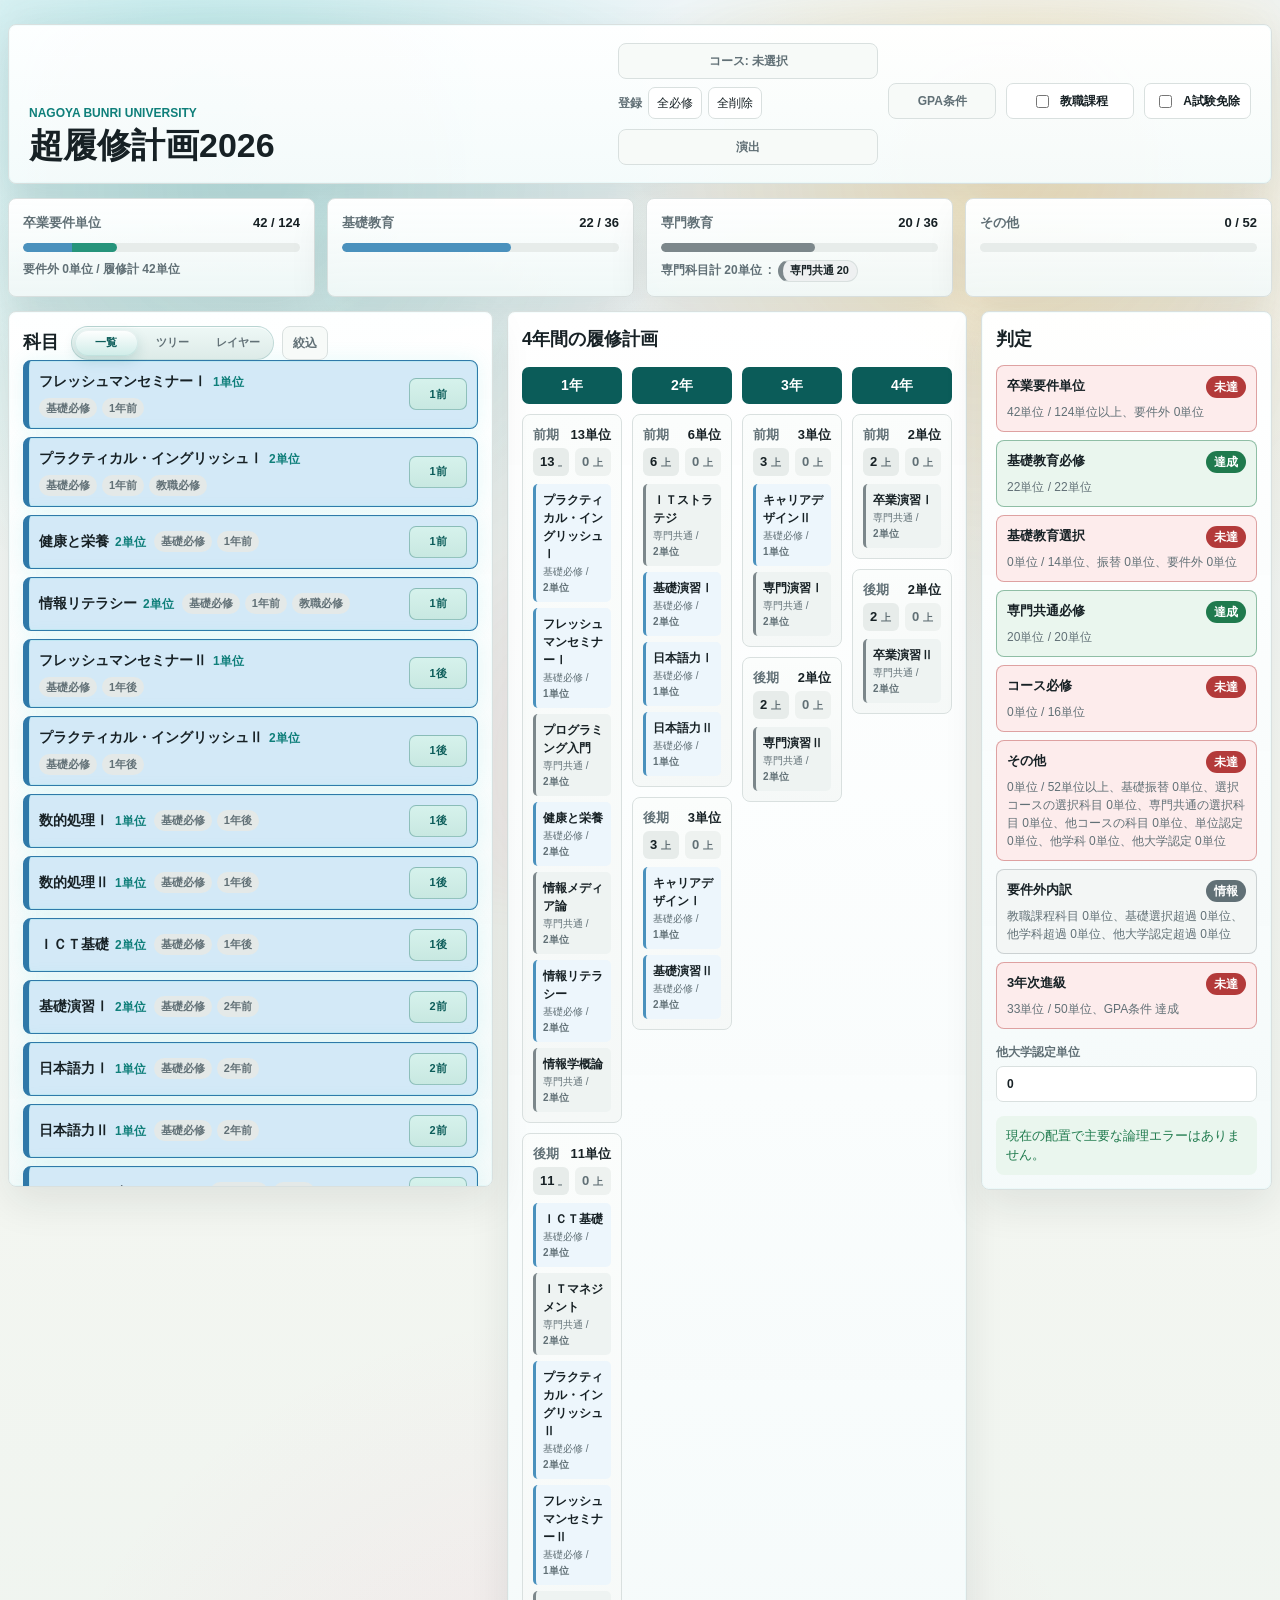
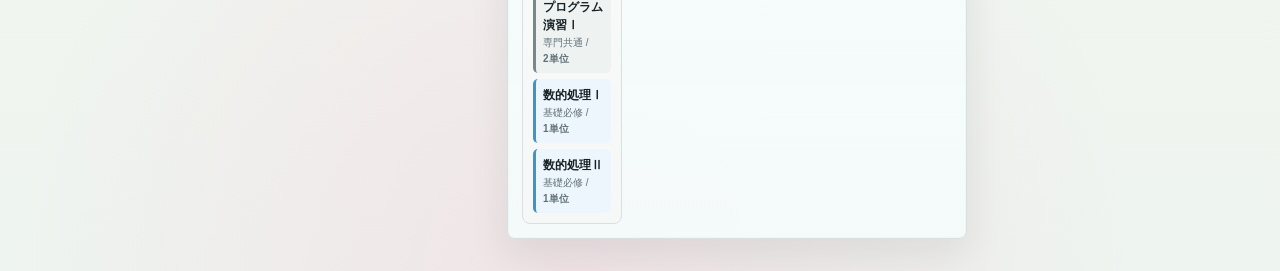
<file: index.html>
<!doctype html>
<html lang="ja">
  <head>
    <meta charset="utf-8">
    <meta name="viewport" content="width=device-width, initial-scale=1">
    <title>超履修計画2026</title>
    <link rel="stylesheet" href="styles.css?v=1.05-a-exam-exemption-20260706">
  </head>
  <body>
    <div id="fxLayer" aria-hidden="true"></div>
    <main class="app-shell">
      <section class="topbar" aria-label="設定">
        <div>
          <p class="eyebrow">Nagoya Bunri University</p>
          <h1>超履修計画2026</h1>
        </div>
        <div class="controls">
          <div class="menu-control course-menu-control">
            <button id="courseMenuToggle" class="tree-option filter-toggle" type="button" aria-expanded="false" aria-controls="courseMenu">コース: 未選択</button>
            <div id="courseMenu" class="settings-menu course-selection-menu" hidden></div>
            <div class="course-actions">
              <span class="course-actions-label">登録</span>
              <button id="autoFillButton" type="button" onpointerdown="window.hctAutoFillButton && window.hctAutoFillButton(event)" onclick="window.hctAutoFillButton && window.hctAutoFillButton(event)">全必修</button>
              <button id="clearButton" type="button" onpointerdown="window.hctClearButton && window.hctClearButton(event)" onclick="window.hctClearButton && window.hctClearButton(event)">全削除</button>
            </div>
          </div>
          <div class="menu-control gpa-menu-control">
            <button id="gpaMenuToggle" class="tree-option filter-toggle" type="button" aria-expanded="false" aria-controls="gpaMenu">GPA条件</button>
            <div id="gpaMenu" class="settings-menu gpa-menu" hidden>
              <label>
                通算GPA条件
                <select id="gpaInput">
                  <option value="0.9">1.0未満</option>
                  <option value="1" selected>1.0以上2.0未満</option>
                  <option value="2">2.0以上3.7未満</option>
                  <option value="3.7">3.7以上</option>
                </select>
              </label>
              <label>
                2年次GPA条件
                <select id="secondYearGpaInput">
                  <option value="0.9">1.0未満</option>
                  <option value="1" selected>1.0以上2.0未満</option>
                  <option value="2">2.0以上3.7未満</option>
                  <option value="3.7">3.7以上</option>
                </select>
              </label>
            </div>
          </div>
          <label class="switch">
            <input id="teacherToggle" type="checkbox">
            <span>教職課程</span>
          </label>
          <label class="switch">
            <input id="aExamToggle" type="checkbox">
            <span>A試験免除</span>
          </label>
          <div class="menu-control effects-menu-control">
            <button id="effectsToggle" class="tree-option filter-toggle" type="button" aria-expanded="false" aria-controls="effectsMenu">演出</button>
            <div id="effectsMenu" class="settings-menu effects-menu" hidden>
              <label class="switch audio-switch">
                <input id="fxToggle" type="checkbox" checked>
                <span>SE</span>
              </label>
              <label class="switch audio-switch">
                <input id="animationToggle" type="checkbox" checked>
                <span>アニメ</span>
              </label>
              <label class="switch audio-switch">
                <input id="bgmToggle" type="checkbox" checked>
                <span>BGM</span>
              </label>
              <label class="switch audio-switch">
                <input id="bgmRollToggle" type="checkbox">
                <span>ロール</span>
              </label>
            </div>
          </div>
        </div>
      </section>

      <section id="bgmRollPanel" class="bgm-roll-panel" aria-label="BGMピアノロール" hidden>
        <div class="bgm-roll-head">
          <h2>BGM</h2>
          <div class="bgm-roll-stats">
            <span id="bgmRollCourse">未選択</span>
            <span id="bgmRollTempo">112 BPM</span>
            <span id="bgmRollArrange">微調整 0</span>
            <span id="bgmRollRadical">外れ値 0</span>
          </div>
        </div>
        <div class="bgm-roll-controls" aria-label="BGM生成設定">
          <label>
            <span>Arrange</span>
            <input id="bgmSeedInput" type="number" min="0" max="999999" step="1" value="0">
            <button id="bgmSeedRandomButton" type="button" title="アレンジSeedをランダムに設定">乱数</button>
          </label>
          <label>
            <span>Melody</span>
            <input id="bgmMelodySeedInput" type="number" min="0" max="999999" step="1" value="0">
            <button id="bgmMelodySeedRandomButton" type="button" title="メロディSeedをランダムに設定">乱数</button>
          </label>
          <label>
            <span>BPM</span>
            <input id="bgmBpmInput" type="range" min="70" max="170" step="1" value="112">
            <output id="bgmBpmOutput">112</output>
          </label>
        </div>
        <div class="bgm-roll-legend" aria-hidden="true">
          <span class="legend-base">通常</span>
          <span class="legend-subtle">微調整</span>
          <span class="legend-radical">外れ値</span>
        </div>
        <div id="bgmRollGrid" class="bgm-roll-grid"></div>
      </section>

      <section class="summary-grid" aria-label="卒業要件">
        <article class="meter-card">
          <div class="meter-head">
            <span>卒業要件単位</span>
            <strong id="totalCredits">0 / 124</strong>
          </div>
          <div class="meter"><span id="totalMeter"></span></div>
          <div class="meter-detail" id="totalDetail">要件外 0単位</div>
        </article>
        <article class="meter-card">
          <div class="meter-head">
            <span>基礎教育</span>
            <strong id="basicCredits">0 / 36</strong>
          </div>
          <div class="meter"><span id="basicMeter"></span></div>
        </article>
        <article class="meter-card">
          <div class="meter-head">
            <span>専門教育</span>
            <strong id="professionalCredits">0 / 36</strong>
          </div>
          <div class="meter"><span id="professionalMeter"></span></div>
          <div class="meter-detail" id="professionalDetail">専門科目計 0単位</div>
        </article>
        <article class="meter-card">
          <div class="meter-head">
            <span>その他</span>
            <strong id="otherCredits">0 / 52</strong>
          </div>
          <div class="meter"><span id="otherMeter"></span></div>
        </article>
      </section>

      <section class="workspace">
        <aside class="catalog-panel" aria-label="科目一覧">
          <div class="panel-head">
            <h2>科目</h2>
            <div class="catalog-tools">
              <div class="view-mode-tabs" role="group" aria-label="表示モード">
                <button class="view-mode-tab" type="button" data-view-mode="list">一覧</button>
                <button class="view-mode-tab" type="button" data-view-mode="tree">ツリー</button>
                <button class="view-mode-tab" type="button" data-view-mode="layer">レイヤー</button>
              </div>
              <button id="filterToggle" class="tree-option filter-toggle" type="button" aria-expanded="false" aria-controls="catalogFilters">絞込</button>
              <label id="treeCodeToggleWrap" class="tree-option" hidden>
                <input id="treeCodeToggle" type="checkbox">
                <span>番号</span>
              </label>
              <label id="treeMetaToggleWrap" class="tree-option" hidden>
                <input id="treeMetaToggle" type="checkbox">
                <span>補足</span>
              </label>
              <div id="catalogFilters" class="catalog-filters" aria-label="科目表示フィルタ" hidden>
                <fieldset>
                  <legend>絞込</legend>
                  <label><input class="year-filter" type="checkbox" value="1" checked>1年</label>
                  <label><input class="year-filter" type="checkbox" value="2" checked>2年</label>
                  <label><input class="year-filter" type="checkbox" value="3" checked>3年</label>
                  <label><input class="year-filter" type="checkbox" value="4" checked>4年</label>
                  <label><input class="term-filter" type="checkbox" value="前" checked>前期</label>
                  <label><input class="term-filter" type="checkbox" value="後" checked>後期</label>
                  <label><input class="category-filter" type="checkbox" value="basicRequired" checked>基礎教育必修</label>
                  <label><input class="category-filter" type="checkbox" value="basicElective" checked>基礎教育選択</label>
                  <label><input class="category-filter" type="checkbox" value="commonRequired" checked>専門教育コース共通必修</label>
                  <label><input class="category-filter" type="checkbox" value="courseRequired" checked>専門教育コース必修</label>
                  <label><input class="category-filter" type="checkbox" value="specializedElective" checked>専門教育選択</label>
                  <label><input class="category-filter" type="checkbox" value="otherDept">他学科履修</label>
                  <label><input class="category-filter" type="checkbox" value="teacher">教職課程に関する科目</label>
                </fieldset>
              </div>
            </div>
          </div>
          <div id="catalogList" class="catalog-list"></div>
          <div id="treeView" class="tree-view catalog-tree" hidden></div>
        </aside>

        <section class="plan-panel" aria-label="4年間の履修計画">
          <div class="plan-head">
            <h2>4年間の履修計画</h2>
          </div>
          <div id="planGrid" class="plan-grid"></div>
        </section>

        <aside class="status-panel" aria-label="判定">
          <h2>判定</h2>
          <div id="requirementsList" class="requirements"></div>
          <label class="manual-credits">
            他大学認定単位
            <input id="manualOtherInput" type="number" min="0" max="30" step="1" value="0">
          </label>
          <div id="alertsList" class="alerts"></div>
        </aside>
      </section>
    </main>

    <script src="app.js?v=1.05-a-exam-exemption-20260706"></script>
  </body>
</html>
</file>
<file: styles.css>
:root {
  color-scheme: light;
  --bg: #eef1f4;
  --surface: #ffffff;
  --surface-strong: #eef6f8;
  --ink: #172125;
  --muted: #617076;
  --line: #d9e0df;
  --brand: #0f7f7a;
  --brand-dark: #0b5c59;
  --accent: #ef7d2d;
  --ok: #1f7a4d;
  --warn: #b45a18;
  --bad: #b33a3a;
  --neon-cyan: #42d7d2;
  --neon-amber: #ffb64c;
  --neon-pink: #ff6ca8;
  --shadow: 0 16px 40px rgba(23, 33, 37, 0.09);
}

* {
  box-sizing: border-box;
}

body {
  margin: 0;
  position: relative;
  min-height: 100vh;
  overflow-x: hidden;
  background:
    radial-gradient(circle at 15% 5%, rgba(66, 215, 210, 0.22), transparent 24%),
    radial-gradient(circle at 82% 12%, rgba(255, 182, 76, 0.2), transparent 22%),
    radial-gradient(circle at 45% 100%, rgba(255, 108, 168, 0.12), transparent 28%),
    linear-gradient(180deg, #eef5f8 0%, #f6f7f2 42%, #eef4ef 100%);
  color: var(--ink);
  font-family: -apple-system, BlinkMacSystemFont, "Hiragino Sans", "Yu Gothic", "Yu Gothic UI", sans-serif;
  line-height: 1.5;
}

body::before,
body::after {
  content: "";
  position: fixed;
  inset: 0;
  pointer-events: none;
}

body::before {
  z-index: 0;
  background:
    radial-gradient(circle at 20% 20%, rgba(20, 108, 104, 0.12), transparent 36%),
    radial-gradient(circle at 78% 18%, rgba(225, 183, 44, 0.12), transparent 32%),
    radial-gradient(circle at 50% 85%, rgba(214, 66, 131, 0.08), transparent 28%);
  filter: blur(18px);
  animation: bgFloat 16s ease-in-out infinite alternate;
}

body::after {
  z-index: 0;
  background-image:
    linear-gradient(rgba(255, 255, 255, 0.18) 1px, transparent 1px),
    linear-gradient(90deg, rgba(255, 255, 255, 0.12) 1px, transparent 1px);
  background-size: 100% 28px, 28px 100%;
  opacity: 0.28;
  mix-blend-mode: soft-light;
  animation: scanlines 10s linear infinite;
}

button,
input,
select {
  font: inherit;
}

button,
select,
input {
  border: 1px solid var(--line);
  border-radius: 7px;
  background: #fff;
  color: var(--ink);
}

button {
  min-height: 36px;
  padding: 0 12px;
  cursor: pointer;
  transition: transform 160ms ease, box-shadow 160ms ease, border-color 160ms ease, background-color 160ms ease, color 160ms ease;
}

button:hover {
  border-color: var(--brand);
  transform: translateY(-1px) scale(1.01);
  box-shadow: 0 6px 16px rgba(20, 108, 104, 0.12);
}

button:active {
  transform: translateY(0) scale(0.985);
}

button:focus-visible,
input:focus-visible,
select:focus-visible {
  outline: 2px solid rgba(66, 215, 210, 0.5);
  outline-offset: 2px;
}

.app-shell {
  width: min(3200px, calc(100vw - 16px));
  margin: 0 auto;
  padding: 24px 0 32px;
  position: relative;
  z-index: 1;
}

.topbar {
  display: flex;
  align-items: end;
  justify-content: space-between;
  gap: 24px;
  padding: 18px 20px;
  border: 1px solid var(--line);
  border-radius: 8px;
  background: linear-gradient(180deg, rgba(255, 255, 255, 0.96), rgba(245, 251, 251, 0.96));
  box-shadow: var(--shadow), 0 0 0 1px rgba(66, 215, 210, 0.06) inset;
}

.eyebrow {
  margin: 0 0 4px;
  color: var(--brand);
  font-size: 12px;
  font-weight: 700;
  letter-spacing: 0;
  text-transform: uppercase;
}

h1,
h2 {
  margin: 0;
  letter-spacing: 0;
}

h1 {
  font-size: clamp(22px, 3vw, 34px);
  line-height: 1.15;
}

h2 {
  font-size: 18px;
}

.controls {
  display: grid;
  grid-template-columns: minmax(190px, 260px) minmax(92px, 108px) minmax(116px, 128px) minmax(72px, auto);
  gap: 10px;
  align-items: end;
}

.menu-control {
  position: relative;
  display: grid;
  align-content: end;
  min-width: 0;
}

.menu-control > .tree-option {
  justify-content: center;
  width: 100%;
  min-height: 36px;
}

.course-menu-control {
  gap: 8px;
}

.course-actions {
  display: grid;
  grid-template-columns: auto 1fr 1fr;
  align-items: center;
  gap: 8px;
}

.course-actions-label {
  color: var(--muted);
  font-size: 12px;
  font-weight: 800;
  white-space: nowrap;
}

.course-actions button {
  min-height: 32px;
  padding: 0 12px;
  white-space: nowrap;
}

.settings-menu {
  position: absolute;
  top: calc(100% + 6px);
  right: 0;
  z-index: 30;
  display: grid;
  gap: 8px;
  min-width: 260px;
  padding: 10px;
  border: 1px solid var(--line);
  border-radius: 8px;
  background: rgba(255, 255, 255, 0.98);
  box-shadow: var(--shadow), 0 0 0 1px rgba(66, 215, 210, 0.08) inset;
}

.settings-menu[hidden] {
  display: none !important;
}

.course-selection-menu {
  min-width: 560px;
}

.course-menu-row {
  display: grid;
  grid-template-columns: minmax(94px, 0.7fr) minmax(0, 1.7fr);
  align-items: center;
  gap: 6px;
  padding: 6px;
  border-left: 6px solid transparent;
  border-radius: 7px;
  background: #f7faf8;
}

.course-menu-course-label {
  display: inline-flex;
  align-items: center;
  gap: 6px;
  min-width: 0;
}

.course-menu-row span {
  min-width: 0;
  color: var(--ink);
  font-size: 12px;
  font-weight: 800;
}

.course-menu-swatch {
  width: 10px;
  height: 10px;
  border-radius: 999px;
  background: var(--tree-accent, var(--brand));
  box-shadow: 0 0 0 1px rgba(23, 33, 37, 0.08) inset;
  flex: 0 0 auto;
}

.course-menu-actions {
  display: grid;
  grid-template-columns: repeat(2, minmax(0, 1fr));
  gap: 6px;
  min-width: 0;
}

.course-menu-row button,
.course-menu-unselected {
  min-height: 30px;
  padding: 0 8px;
  font-size: 11px;
  line-height: 1.2;
  overflow-wrap: anywhere;
  white-space: normal;
}

.course-menu-unselected {
  display: inline-flex;
  align-items: center;
  justify-content: flex-start;
  gap: 6px;
  justify-self: stretch;
  border-left: 6px solid transparent;
}

.course-menu-row.tree-section-common,
.course-menu-unselected.tree-section-common {
  background: #eef0f1;
  border-left-color: #7c878b;
}

.course-menu-row.tree-section-system {
  background: #e3f4ef;
  border-left-color: #26947b;
}

.course-menu-row.tree-section-sound {
  background: #fff8bd;
  border-left-color: #e1b72c;
}

.course-menu-row.tree-section-design {
  background: #fde8c7;
  border-left-color: #d69332;
}

.course-menu-row.tree-section-movie {
  background: #edf7d9;
  border-left-color: #8dbd3d;
}

.effects-menu {
  min-width: 180px;
}

.gpa-menu {
  min-width: 220px;
}

.gpa-menu label {
  gap: 4px;
}

.effects-menu .switch {
  justify-content: flex-start;
}

label {
  display: grid;
  gap: 5px;
  color: var(--muted);
  font-size: 12px;
  font-weight: 700;
}

select,
input {
  min-height: 36px;
  padding: 0 10px;
}

.switch {
  display: flex;
  align-items: center;
  gap: 8px;
  justify-content: center;
  min-height: 36px;
  padding: 0 10px;
  border: 1px solid var(--line);
  border-radius: 7px;
  background: #fff;
  color: var(--ink);
  box-shadow: 0 0 0 0 rgba(0, 0, 0, 0);
  transition: transform 160ms ease, box-shadow 160ms ease, border-color 160ms ease;
}

.switch span {
  white-space: nowrap;
}

.switch:hover {
  transform: translateY(-1px);
  box-shadow: 0 8px 18px rgba(20, 108, 104, 0.1);
}

.audio-switch {
  min-width: 72px;
  justify-content: center;
  background: linear-gradient(180deg, #fff, #f2fbfb);
}

.audio-switch span {
  letter-spacing: 0.04em;
}

.switch input {
  flex: 0 0 auto;
  min-height: auto;
}

.bgm-roll-panel {
  margin-top: 12px;
  padding: 12px 14px 14px;
  border: 1px solid rgba(66, 215, 210, 0.28);
  border-radius: 8px;
  background:
    linear-gradient(180deg, rgba(255, 255, 255, 0.96), rgba(238, 248, 247, 0.94)),
    linear-gradient(90deg, rgba(66, 215, 210, 0.08), rgba(255, 182, 76, 0.08));
  box-shadow: var(--shadow), 0 0 0 1px rgba(66, 215, 210, 0.08) inset;
  overflow: hidden;
}

.bgm-roll-head {
  display: flex;
  align-items: center;
  justify-content: space-between;
  gap: 12px;
  margin-bottom: 8px;
}

.bgm-roll-head h2 {
  font-size: 16px;
}

.bgm-roll-stats,
.bgm-roll-legend {
  display: flex;
  align-items: center;
  justify-content: flex-end;
  flex-wrap: wrap;
  gap: 6px;
}

.bgm-roll-stats span,
.bgm-roll-legend span {
  display: inline-flex;
  align-items: center;
  min-height: 24px;
  padding: 0 8px;
  border: 1px solid var(--line);
  border-radius: 999px;
  background: rgba(255, 255, 255, 0.78);
  color: var(--muted);
  font-size: 11px;
  font-weight: 800;
  white-space: nowrap;
}

.bgm-roll-controls {
  display: flex;
  align-items: center;
  flex-wrap: wrap;
  gap: 8px;
  margin-bottom: 8px;
}

.bgm-roll-controls label {
  display: inline-grid;
  grid-template-columns: auto minmax(72px, 1fr) auto;
  align-items: center;
  gap: 8px;
  min-height: 30px;
  padding: 4px 8px;
  border: 1px solid var(--line);
  border-radius: 8px;
  background: rgba(255, 255, 255, 0.76);
  color: var(--muted);
  font-size: 11px;
  font-weight: 800;
}

.bgm-roll-controls input[type="number"] {
  width: 82px;
  min-height: 24px;
  padding: 0 6px;
  font-size: 12px;
}

.bgm-roll-controls button {
  min-height: 24px;
  padding: 0 8px;
  border-radius: 6px;
  font-size: 11px;
  white-space: nowrap;
}

.bgm-roll-controls input[type="range"] {
  width: 132px;
  min-height: 24px;
  padding: 0;
}

.bgm-roll-controls output {
  min-width: 32px;
  color: var(--ink);
  text-align: right;
}

.bgm-roll-legend {
  justify-content: flex-start;
  margin-bottom: 8px;
}

.bgm-roll-legend .legend-base {
  border-color: #cfdad8;
}

.bgm-roll-legend .legend-subtle {
  border-color: rgba(15, 127, 122, 0.35);
  background: rgba(66, 215, 210, 0.12);
  color: var(--brand-dark);
}

.bgm-roll-legend .legend-radical {
  border-color: rgba(179, 58, 58, 0.36);
  background: rgba(255, 108, 168, 0.13);
  color: var(--bad);
}

.bgm-roll-grid {
  display: grid;
  grid-template-columns: minmax(52px, 74px) repeat(16, minmax(22px, 1fr));
  gap: 3px;
  align-items: stretch;
  width: 100%;
  min-width: 0;
}

.bgm-roll-label,
.bgm-roll-step,
.bgm-roll-cell {
  min-height: 25px;
  border-radius: 5px;
  font-size: 10px;
  font-weight: 700;
  line-height: 1;
}

.bgm-roll-label {
  display: flex;
  align-items: center;
  justify-content: flex-end;
  padding: 0 7px;
  color: var(--muted);
}

.bgm-roll-step {
  display: flex;
  align-items: center;
  justify-content: center;
  border: 1px solid rgba(97, 112, 118, 0.18);
  background: rgba(255, 255, 255, 0.62);
  color: #7b888c;
}

.bgm-roll-cell {
  display: flex;
  align-items: center;
  justify-content: center;
  overflow: hidden;
  border: 1px solid rgba(97, 112, 118, 0.16);
  background: rgba(255, 255, 255, 0.54);
  color: #6c777b;
  text-align: center;
}

.bgm-roll-cell.is-active {
  border-color: rgba(15, 127, 122, 0.28);
  background: rgba(15, 127, 122, 0.1);
  color: var(--brand-dark);
}

.bgm-roll-cell.is-subtle {
  border-color: rgba(66, 215, 210, 0.62);
  background: linear-gradient(180deg, rgba(66, 215, 210, 0.28), rgba(255, 255, 255, 0.7));
  color: #075f5d;
  box-shadow: 0 0 0 1px rgba(66, 215, 210, 0.12) inset;
}

.bgm-roll-cell.is-radical {
  border-color: rgba(179, 58, 58, 0.48);
  background:
    linear-gradient(135deg, rgba(255, 108, 168, 0.3), rgba(255, 182, 76, 0.22)),
    rgba(255, 255, 255, 0.56);
  color: #8f233f;
  box-shadow: 0 0 0 1px rgba(255, 108, 168, 0.18) inset, 0 0 12px rgba(255, 108, 168, 0.12);
}

.bgm-roll-cell.is-empty {
  color: transparent;
  background: rgba(245, 249, 248, 0.52);
}

.summary-grid {
  display: grid;
  grid-template-columns: repeat(4, minmax(0, 1fr));
  gap: 12px;
  margin: 14px 0;
}

.meter-card {
  padding: 14px;
  border: 1px solid var(--line);
  border-radius: 8px;
  background: linear-gradient(180deg, rgba(255, 255, 255, 0.98), rgba(240, 248, 247, 0.94));
  box-shadow: var(--shadow);
}

.meter-head {
  display: flex;
  justify-content: space-between;
  gap: 10px;
  margin-bottom: 10px;
  color: var(--muted);
  font-size: 13px;
  font-weight: 700;
}

.meter-head strong {
  color: var(--ink);
}

.meter {
  height: 9px;
  overflow: hidden;
  border-radius: 999px;
  background: #e7ecea;
}

.meter-fill {
  display: flex;
  width: 100%;
  height: 100%;
  transition: width 160ms ease;
}

.meter-segment {
  position: relative;
  display: block;
  height: 100%;
  min-width: 2px;
  overflow: hidden;
  transition: width 560ms cubic-bezier(0.16, 0.82, 0.24, 1), filter 360ms ease;
  will-change: width;
}

.meter-segment.is-growing {
  filter: saturate(1.18) brightness(1.05);
}

.meter-segment.is-growing::after {
  content: "";
  position: absolute;
  inset: 0;
  background: linear-gradient(90deg, transparent, rgba(255, 255, 255, 0.62), transparent);
  transform: translateX(-120%);
  animation: meterSegmentShine 680ms cubic-bezier(0.16, 0.82, 0.24, 1) both;
}

.meter-segment.is-shrinking {
  filter: saturate(0.9) brightness(0.98);
}

.meter-segment.is-shrinking::after {
  content: "";
  position: absolute;
  inset: 0;
  background: linear-gradient(90deg, transparent, rgba(29, 48, 50, 0.2), rgba(255, 255, 255, 0.48), transparent);
  transform: translateX(120%);
  animation: meterSegmentRecede 680ms cubic-bezier(0.24, 0.72, 0.2, 1) both;
}

.meter-segment:first-child {
  border-radius: 999px 0 0 999px;
}

.meter-segment:last-child {
  border-radius: 0 999px 999px 0;
}

.meter-segment:only-child {
  border-radius: 999px;
}

.meter-segment-default {
  background: var(--brand);
}

.meter-segment-basic {
  background: #4a91bd;
}

.meter-segment-professional {
  background: #26947b;
}

.meter-segment-other {
  background: #b5a052;
}

.meter-segment-basic-required {
  background: #4a91bd;
}

.meter-segment-basic-elective {
  background: #89b9d4;
}

.meter-segment-common {
  background: #7c878b;
}

.meter-segment-system {
  background: #26947b;
}

.meter-segment-movie {
  background: #8dbd3d;
}

.meter-segment-sound {
  background: #e1b72c;
}

.meter-segment-design {
  background: #d69332;
}

.meter-detail {
  margin-top: 8px;
  color: var(--muted);
  font-size: 12px;
  font-weight: 700;
}

#professionalDetail {
  display: flex;
  flex-wrap: wrap;
  align-items: center;
  gap: 6px;
  line-height: 1.35;
}

.professional-breakdown-title,
.professional-breakdown-separator {
  color: var(--muted);
  white-space: nowrap;
}

.professional-breakdown-parts {
  display: inline-flex;
  flex-wrap: wrap;
  gap: 6px;
}

.professional-breakdown-chip,
.professional-breakdown-empty {
  display: inline-flex;
  align-items: center;
  min-height: 22px;
  padding: 0 8px 0 7px;
  border: 1px solid var(--line);
  border-left: 5px solid transparent;
  border-radius: 999px;
  color: var(--ink);
  font-size: 11px;
  font-weight: 800;
  white-space: nowrap;
}

.professional-breakdown-empty {
  background: #f4f6f7;
  color: var(--muted);
}

.professional-breakdown-chip.tree-section-common {
  background: #eef0f1;
  border-left-color: #7c878b;
}

.professional-breakdown-chip.tree-section-system {
  background: #e3f4ef;
  border-left-color: #26947b;
}

.professional-breakdown-chip.tree-section-sound {
  background: #fff8bd;
  border-left-color: #e1b72c;
}

.professional-breakdown-chip.tree-section-design {
  background: #fde8c7;
  border-left-color: #d69332;
}

.professional-breakdown-chip.tree-section-movie {
  background: #edf7d9;
  border-left-color: #8dbd3d;
}

.workspace {
  display: grid;
  grid-template-columns: minmax(380px, 1.25fr) minmax(460px, 1fr) minmax(280px, 0.75fr);
  gap: 14px;
  align-items: start;
}

.workspace.catalog-tree-mode {
  grid-template-areas:
    "catalog catalog"
    "plan status";
  grid-template-columns: minmax(0, 1fr) minmax(320px, 0.7fr);
  align-items: start;
}

.workspace.catalog-tree-mode .catalog-panel,
.workspace.catalog-tree-mode .plan-panel,
.workspace.catalog-tree-mode .status-panel {
  width: auto;
  max-width: none;
  min-width: 0;
}

.workspace.catalog-tree-mode .catalog-panel {
  grid-area: catalog;
  position: static;
  display: flex;
  flex-direction: column;
  max-height: none;
  overflow: visible;
}

.workspace.catalog-tree-mode .plan-panel {
  grid-area: plan;
}

.workspace.catalog-tree-mode .status-panel {
  grid-area: status;
  position: static;
  max-height: none;
}

.catalog-panel,
.plan-panel,
.status-panel {
  min-width: 0;
  border: 1px solid var(--line);
  border-radius: 8px;
  background: linear-gradient(180deg, rgba(255, 255, 255, 0.98), rgba(244, 250, 250, 0.96));
  box-shadow: var(--shadow), 0 0 0 1px rgba(66, 215, 210, 0.05) inset;
}

.catalog-panel {
  position: sticky;
  top: 12px;
  max-height: calc(100vh - 24px);
  overflow: auto;
  padding: 14px;
}

.status-panel {
  padding: 14px;
}

.panel-head,
.plan-head {
  display: flex;
  align-items: center;
  justify-content: space-between;
  gap: 12px;
}

.catalog-panel .panel-head {
  justify-content: flex-start;
  flex-wrap: wrap;
}

.panel-head select {
  width: 132px;
}

.catalog-tools {
  display: flex;
  align-items: center;
  justify-content: flex-start;
  flex-wrap: wrap;
  gap: 8px;
}

.filter-toggle {
  background: #f7faf8;
  color: var(--muted);
  font-size: 12px;
  font-weight: 800;
}

.filter-toggle[aria-expanded="true"] {
  border-color: rgba(20, 108, 104, 0.3);
  background: #e1f0ed;
  color: var(--brand-dark);
}

.tree-option {
  display: inline-flex;
  align-items: center;
  gap: 5px;
  min-height: 34px;
  padding: 0 10px;
  border: 1px solid var(--line);
  border-radius: 8px;
  background: #f7faf8;
  color: var(--muted);
  font-size: 12px;
  font-weight: 800;
}

.tree-option[hidden] {
  display: none !important;
}

.tree-option input {
  min-height: auto;
  padding: 0;
}

.catalog-list {
  display: block;
  column-count: var(--catalog-column-count, 1);
  column-gap: 12px;
  column-fill: balance;
}

.catalog-list[hidden] {
  display: none;
}

.catalog-group {
  display: inline-block;
  width: 100%;
  margin: 0 0 12px;
  padding: 0 0 10px;
  break-inside: avoid-column;
}

.catalog-group-title {
  display: flex;
  align-items: center;
  min-height: 30px;
  margin: 0 0 8px;
  padding: 0 10px;
  border-left: 6px solid var(--brand);
  border-radius: 7px;
  background: rgba(15, 127, 122, 0.08);
  color: var(--brand-dark);
  font-size: 13px;
  font-weight: 800;
}

.catalog-subgroup {
  break-inside: avoid-column;
  margin-bottom: 8px;
}

.catalog-subgroup-title {
  display: flex;
  align-items: center;
  min-height: 28px;
  margin: 0 0 6px;
  padding: 0 10px;
  border-left: 6px solid transparent;
  border-radius: 7px;
  color: var(--ink);
  font-size: 12px;
  font-weight: 800;
}

.catalog-subgroup-title.tree-section-common {
  background: #eef0f1;
  border-left-color: #7c878b;
}

.catalog-subgroup-title.tree-section-basic-required {
  background: #e9f3fb;
  border-left-color: #4a91bd;
}

.catalog-subgroup-title.tree-section-basic-elective {
  background: #f2f6df;
  border-left-color: #9cae42;
}

.catalog-subgroup-title.tree-section-system {
  background: #e3f4ef;
  border-left-color: #26947b;
}

.catalog-subgroup-title.tree-section-movie {
  background: #edf7d9;
  border-left-color: #8dbd3d;
}

.catalog-subgroup-title.tree-section-sound {
  background: #fff8bd;
  border-left-color: #e1b72c;
}

.catalog-subgroup-title.tree-section-design {
  background: #fde8c7;
  border-left-color: #d69332;
}

.catalog-subgroup-title.tree-section-specialized {
  background: #ece8f7;
  border-left-color: #7364b8;
}

.catalog-subgroup-title.tree-section-teacher {
  background: #f0e8ff;
  border-left-color: #8a61c6;
}

.catalog-subgroup-title.tree-section-other {
  background: #edf0fa;
  border-left-color: #7281cf;
}

.catalog-subgroup-body {
  display: grid;
  gap: 8px;
}

.catalog-filters {
  flex: 1 0 100%;
  margin: 12px 0;
}

.catalog-filters[hidden] {
  display: none !important;
}

.catalog-filters fieldset {
  display: flex;
  flex-wrap: wrap;
  align-items: center;
  gap: 5px;
  margin: 0;
  padding: 7px 8px;
  border: 1px solid var(--line);
  border-radius: 8px;
  background: #fbfcfb;
}

.catalog-filters legend {
  padding: 0 4px;
  color: var(--muted);
  font-size: 12px;
  font-weight: 800;
}

.catalog-filters label {
  display: flex;
  align-items: center;
  justify-content: center;
  gap: 3px;
  min-width: 40px;
  min-height: 26px;
  padding: 2px 6px;
  border-radius: 999px;
  background: #e7ecea;
  color: var(--ink);
  font-size: 11px;
  font-weight: 800;
}

.catalog-filters input {
  min-height: auto;
  padding: 0;
}

.course-card {
  --course-card-border: var(--line);
  --course-card-bg: var(--surface-strong);
  --course-card-planned-border: var(--brand);
  --course-card-planned-bg: #e7fbf7;
  display: grid;
  gap: 8px;
  padding: 10px;
  border: 1px solid var(--course-card-border);
  border-left: 6px solid var(--course-card-border);
  border-radius: 8px;
  background: var(--course-card-bg);
  break-inside: avoid-column;
  width: 100%;
  margin: 0 0 8px;
  transition: transform 160ms ease, box-shadow 160ms ease, border-color 160ms ease, background-color 160ms ease;
}

.course-card.tree-section-common {
  --course-card-border: #7c878b;
  --course-card-bg: #f4f6f6;
  --course-card-planned-border: #5f6a6e;
  --course-card-planned-bg: #dfe5e6;
}

.course-card.tree-section-basic-required {
  --course-card-border: #4a91bd;
  --course-card-bg: #edf6fc;
  --course-card-planned-border: #2f79a9;
  --course-card-planned-bg: #d3e9f7;
}

.course-card.tree-section-basic-elective {
  --course-card-border: #9cae42;
  --course-card-bg: #f5f8e7;
  --course-card-planned-border: #7f9227;
  --course-card-planned-bg: #e8efc4;
}

.course-card.tree-section-system {
  --course-card-border: #26947b;
  --course-card-bg: #e8f6f2;
  --course-card-planned-border: #147a63;
  --course-card-planned-bg: #c9eadd;
}

.course-card.tree-section-movie {
  --course-card-border: #8dbd3d;
  --course-card-bg: #f0f8df;
  --course-card-planned-border: #6f9e22;
  --course-card-planned-bg: #dcedb7;
}

.course-card.tree-section-sound {
  --course-card-border: #e1b72c;
  --course-card-bg: #fff8d6;
  --course-card-planned-border: #c29212;
  --course-card-planned-bg: #f7e294;
}

.course-card.tree-section-design {
  --course-card-border: #d69332;
  --course-card-bg: #fff1dd;
  --course-card-planned-border: #b87216;
  --course-card-planned-bg: #f6d1a0;
}

.course-card.tree-section-specialized {
  --course-card-border: #7364b8;
  --course-card-bg: #f0ecfb;
  --course-card-planned-border: #5c4ba1;
  --course-card-planned-bg: #ddd3f3;
}

.course-card.tree-section-common-soft {
  --course-card-border: #a9b2b5;
  --course-card-bg: #f4f7f6;
  --course-card-planned-border: #7c878b;
  --course-card-planned-bg: #e1e7e7;
}

.course-card.tree-section-system-soft {
  --course-card-border: #77b7a6;
  --course-card-bg: #edf8f4;
  --course-card-planned-border: #26947b;
  --course-card-planned-bg: #cfeee3;
}

.course-card.tree-section-movie-soft {
  --course-card-border: #b9d97f;
  --course-card-bg: #f4f9e7;
  --course-card-planned-border: #8dbd3d;
  --course-card-planned-bg: #e2f0bf;
}

.course-card.tree-section-sound-soft {
  --course-card-border: #edd46c;
  --course-card-bg: #fffbe9;
  --course-card-planned-border: #e1b72c;
  --course-card-planned-bg: #f9e9a8;
}

.course-card.tree-section-design-soft {
  --course-card-border: #e4b77c;
  --course-card-bg: #fff6e8;
  --course-card-planned-border: #d69332;
  --course-card-planned-bg: #f8d8ae;
}

.course-card.tree-section-other {
  --course-card-border: #7281cf;
  --course-card-bg: #f0f2fb;
  --course-card-planned-border: #5868ba;
  --course-card-planned-bg: #dce2f6;
}

.course-card.tree-section-teacher {
  --course-card-border: #d64283;
  --course-card-bg: #fff0f6;
  --course-card-planned-border: #b92b69;
  --course-card-planned-bg: #ffd9e8;
}

.course-card:hover {
  transform: translateY(-1px);
  box-shadow: 0 10px 22px rgba(23, 33, 37, 0.12);
}

.course-card.is-planned {
  border-color: var(--course-card-planned-border);
  border-left-color: var(--course-card-planned-border);
  background: var(--course-card-planned-bg);
  box-shadow: 0 0 0 1px rgba(66, 215, 210, 0.14) inset, 0 0 20px rgba(66, 215, 210, 0.12);
  animation: arcadeCollect 320ms ease-out;
}

.course-card.is-prereq-missing {
  border-color: #8a61c6;
  border-left-color: #8a61c6;
  background: #ede0ff;
  box-shadow: 0 0 0 1px rgba(138, 97, 198, 0.18) inset, 0 0 20px rgba(138, 97, 198, 0.1);
}

.course-card.is-missing-required {
  border-color: #c74f4a;
  border-left-color: #c74f4a;
  background: #ffe6e4;
  box-shadow: 0 0 0 1px rgba(199, 79, 74, 0.18) inset, 0 0 20px rgba(199, 79, 74, 0.1);
}

.course-card.fx-activate {
  animation: nodeActivate 720ms cubic-bezier(0.15, 0.9, 0.2, 1.1) both;
  animation-delay: var(--fx-delay, 0ms);
}

.course-card.fx-filter-reveal {
  animation: filterCourseReveal 420ms cubic-bezier(0.16, 0.82, 0.24, 1) both;
  animation-delay: var(--filter-reveal-delay, 0ms);
}

.course-card.fx-filter-hide,
.course-card.fx-clear-release {
  pointer-events: none;
  animation: filterCourseHide 340ms cubic-bezier(0.55, 0, 0.7, 0.35) both;
  animation-delay: var(--fx-exit-delay, 0ms);
}

.course-main {
  display: grid;
  grid-template-columns: minmax(0, 1fr) auto;
  align-items: center;
  gap: 8px;
}

.course-info {
  display: flex;
  flex-wrap: wrap;
  align-items: center;
  gap: 6px 8px;
  min-width: 0;
}

.course-title {
  display: flex;
  justify-content: space-between;
  align-items: baseline;
  gap: 6px;
  min-width: 0;
  max-width: 100%;
  font-size: 14px;
  font-weight: 800;
}

.course-title span {
  min-width: 0;
  overflow-wrap: anywhere;
}

.course-title small {
  flex: 0 0 auto;
  color: var(--brand);
  font-size: 12px;
}

.tags {
  display: flex;
  flex: 1 1 190px;
  flex-wrap: nowrap;
  gap: 5px;
  min-width: 0;
  overflow: hidden;
}

.tag {
  flex: 0 0 auto;
  padding: 2px 7px;
  border-radius: 999px;
  background: #e4e9e8;
  color: var(--muted);
  font-size: 11px;
  font-weight: 700;
}

.tag.teacher,
.tag.a-exam,
.tag.qualification {
  background: #e4e9e8;
  color: var(--muted);
}

.course-actions {
  display: flex;
  flex: 0 0 auto;
  gap: 6px;
  align-items: center;
}

.course-actions button {
  padding: 0 8px;
  min-height: 32px;
  font-size: 12px;
  line-height: 1;
  white-space: nowrap;
}

.course-actions .plan-button[aria-expanded="true"] {
  border-color: var(--brand);
  background: linear-gradient(180deg, #d9f5f1, #c8ece7);
  color: var(--brand-dark);
}

.course-card.is-planned .plan-button {
  min-width: 58px;
  border-color: rgba(20, 108, 104, 0.35);
  background: linear-gradient(180deg, #d6f2ec, #c8e8e1);
  color: var(--brand-dark);
  font-size: 11px;
  font-weight: 800;
}

.course-menu {
  display: grid;
  grid-template-columns: repeat(auto-fit, minmax(84px, 1fr));
  gap: 5px;
  padding-top: 2px;
}

.planned-option-button {
  min-height: 30px;
  padding: 0 8px;
  border-color: rgba(20, 108, 104, 0.2);
  background: #f8fbfa;
  color: var(--ink);
  font-size: 11px;
  line-height: 1.1;
  white-space: nowrap;
}

.planned-option-button.is-selected {
  border-color: rgba(20, 108, 104, 0.55);
  background: linear-gradient(180deg, #d9f5f1, #c8ece7);
  color: var(--brand-dark);
  box-shadow: 0 0 0 1px rgba(20, 108, 104, 0.12) inset;
}

.plan-panel {
  padding: 14px;
}


.view-mode-tabs {
  display: inline-grid;
  grid-template-columns: repeat(3, minmax(54px, 1fr));
  gap: 3px;
  min-height: 34px;
  padding: 3px;
  border: 1px solid rgba(20, 108, 104, 0.18);
  border-radius: 999px;
  background: linear-gradient(180deg, #eef8f6, #ddebe8);
  box-shadow: 0 1px 0 rgba(255, 255, 255, 0.72) inset;
}

.view-mode-tab {
  min-height: 26px;
  padding: 0 9px;
  border: 0;
  border-radius: 999px;
  background: transparent;
  color: var(--muted);
  font-size: 11px;
  font-weight: 900;
  letter-spacing: 0.02em;
  white-space: nowrap;
}

.view-mode-tab.is-active {
  background: linear-gradient(180deg, #ffffff, #cfece8);
  color: var(--brand-dark);
  box-shadow: 0 5px 13px rgba(20, 108, 104, 0.16), 0 0 0 1px rgba(20, 108, 104, 0.08) inset;
}

.view-mode-tab:focus-visible {
  outline: 2px solid rgba(20, 108, 104, 0.3);
  outline-offset: 2px;
}

.plan-grid {
  display: grid;
  grid-template-columns: repeat(4, minmax(0, 1fr));
  gap: 10px;
  align-items: start;
  margin-top: 14px;
}

.plan-grid[hidden] {
  display: none;
}

.tree-view {
  --tree-section-left-offset: 15px;
  --tree-section-right-offset: 8px;
  position: relative;
  display: grid;
  flex: 1 1 auto;
  min-width: 0;
  min-height: 0;
  width: 100%;
  gap: 10px;
  max-width: 100%;
  margin-top: 14px;
  overflow: visible;
  padding: 8px 8px 16px;
  border: 1px solid var(--line);
  border-radius: 8px;
  background: linear-gradient(180deg, rgba(247, 252, 251, 0.96), rgba(242, 248, 247, 0.96));
  box-shadow: 0 18px 40px rgba(23, 33, 37, 0.08), 0 0 0 1px rgba(66, 215, 210, 0.05) inset;
}

.catalog-panel .tree-view {
  min-width: 1400px;
}

.catalog-tree {
  max-height: none;
}

.tree-view[hidden] {
  display: none;
}

.tree-view.layer-tree {
  display: block;
  min-width: 1320px;
  padding: 22px;
  overflow: visible;
  background:
    radial-gradient(circle at 70% 2%, rgba(255, 255, 255, 0.86), transparent 18%),
    radial-gradient(circle at 18% 94%, rgba(35, 75, 88, 0.2), transparent 28%),
    linear-gradient(160deg, #dcefed 0%, #f8f1dc 48%, #dce8ee 100%);
  box-shadow: none;
  perspective: 1400px;
  perspective-origin: 50% 18%;
}

.tree-layer-stage {
  position: relative;
  min-width: 1260px;
  min-height: var(--layer-stage-height, calc(520px + (var(--layer-count, 6) * 38px)));
  padding: 40px 92px 120px 42px;
  border-radius: 24px;
  background:
    linear-gradient(150deg, rgba(9, 63, 68, 0.12) 0 1px, transparent 1px 34px),
    linear-gradient(30deg, rgba(9, 63, 68, 0.11) 0 1px, transparent 1px 34px),
    radial-gradient(ellipse at center, rgba(255, 255, 255, 0.52), rgba(255, 255, 255, 0.12) 58%, rgba(11, 53, 59, 0.1));
  background-size: 64px 64px, 64px 64px, auto;
  isolation: isolate;
  transform-style: preserve-3d;
}

.tree-layer {
  position: relative;
  z-index: calc(20 + var(--layer-depth, 0));
  box-sizing: border-box;
  width: min(100%, 1080px);
  min-height: 188px;
  margin-top: var(--layer-overlap-offset, -132px);
  margin-left: 0;
  padding: 14px 34px 34px 30px;
  border: 1px solid rgba(23, 33, 37, 0.16);
  border-left: 8px solid var(--brand);
  border-radius: 16px;
  background:
    linear-gradient(180deg, rgba(255, 255, 255, 0.82), rgba(255, 255, 255, 0.6)),
    var(--tree-layer-bg, #eef8f6);
  transform:
    translateY(calc(var(--layer-index, 0) * 4px))
    skewX(10deg);
  transform-origin: 50% 0;
  transition: opacity 180ms ease, filter 180ms ease, transform 180ms ease, border-color 180ms ease;
}

.tree-layer:nth-of-type(1) {
  --layer-reveal-delay: 0ms;
}

.tree-layer:nth-of-type(2) {
  --layer-reveal-delay: 150ms;
}

.tree-layer:nth-of-type(3) {
  --layer-reveal-delay: 300ms;
}

.tree-layer:nth-of-type(4) {
  --layer-reveal-delay: 450ms;
}

.tree-layer:nth-of-type(5) {
  --layer-reveal-delay: 600ms;
}

.tree-layer:nth-of-type(6) {
  --layer-reveal-delay: 750ms;
}

.tree-layer:nth-of-type(7) {
  --layer-reveal-delay: 900ms;
}

.tree-layer:nth-of-type(8) {
  --layer-reveal-delay: 1050ms;
}

.tree-layer:nth-of-type(9) {
  --layer-reveal-delay: 1200ms;
}

.tree-layer:nth-of-type(10) {
  --layer-reveal-delay: 1350ms;
}

.tree-layer:first-of-type {
  margin-top: 0;
}

.tree-layer::before {
  content: none;
}

.tree-layer::after {
  content: none;
}

.tree-layer.is-focused-layer {
  z-index: 90;
  opacity: 1;
  border-color: rgba(20, 108, 104, 0.44);
  filter: saturate(1.08) contrast(1.03);
}

.tree-layer.has-open-node {
  z-index: 110;
}

.tree-layer.is-occluding-focused {
  opacity: 0.22;
  filter: grayscale(0.35) blur(0.2px);
}

.tree-layer-stage.has-focused-layer .tree-layer:not(.is-focused-layer):not(.is-occluding-focused) {
  opacity: 0.72;
}

.tree-view.layer-tree .tree-edges {
  z-index: 80;
}

.tree-view.layer-tree .tree-edge {
  stroke: rgba(13, 94, 91, 0.42);
  stroke-width: 1.8;
  filter: none;
}

.tree-layer.tree-section-common {
  --tree-layer-bg: #eef0f1;
}

.tree-layer.tree-section-basic-required {
  --tree-layer-bg: #e9f3fb;
}

.tree-layer.tree-section-basic-elective {
  --tree-layer-bg: #f2f6df;
}

.tree-layer.tree-section-system {
  --tree-layer-bg: #e3f4ef;
}

.tree-layer.tree-section-movie {
  --tree-layer-bg: #edf7d9;
}

.tree-layer.tree-section-sound {
  --tree-layer-bg: #fff8bd;
}

.tree-layer.tree-section-design {
  --tree-layer-bg: #fde8c7;
}

.tree-layer.tree-section-specialized {
  --tree-layer-bg: #ece8f7;
}

.tree-layer.tree-section-other {
  --tree-layer-bg: #f0edf0;
}

.tree-layer.tree-section-teacher {
  --tree-layer-bg: #fde0ed;
}

.tree-layer-head {
  display: flex;
  align-items: center;
  justify-content: space-between;
  gap: 14px;
  min-height: 32px;
  margin-bottom: 10px;
  transform: skewX(-10deg);
  transform-origin: left center;
}

.tree-layer-head p {
  display: none;
}

.tree-layer-head h3 {
  margin: 0;
  color: var(--ink);
  font-size: 17px;
  line-height: 1.2;
}

.tree-layer-head > span {
  display: inline-flex;
  align-items: center;
  min-height: 28px;
  padding: 0 10px;
  border: 1px solid rgba(23, 33, 37, 0.12);
  border-radius: 999px;
  background: rgba(255, 255, 255, 0.72);
  color: var(--muted);
  font-size: 12px;
  font-weight: 900;
  white-space: nowrap;
}

.tree-layer-grid {
  display: grid;
  grid-template-columns: repeat(var(--layer-term-count, 8), minmax(108px, 1fr));
  gap: 9px;
  align-items: stretch;
  margin-left: 0;
  padding-left: 0;
  overflow: visible;
  transform: skewX(-10deg);
  transform-origin: left top;
}

.tree-layer-column {
  display: grid;
  position: relative;
  align-content: start;
  gap: 7px;
  min-height: 76px;
  padding: 7px;
  border: 1px solid rgba(23, 33, 37, 0.08);
  border-radius: 12px;
  background: rgba(255, 255, 255, 0.36);
  overflow: visible;
  transform: skewX(10deg);
  transform-origin: center top;
}

.tree-layer-column.has-open-node {
  z-index: 180;
}

.tree-layer-term {
  padding: 5px 6px;
  border-radius: 8px;
  background: rgba(255, 255, 255, 0.68);
  color: var(--brand-dark);
  font-size: 10px;
  font-weight: 900;
  text-align: center;
  transform: skewX(-10deg);
  transform-origin: center;
}

.tree-layer-lane {
  margin-top: 1px;
  color: rgba(23, 33, 37, 0.56);
  font-size: 9px;
  font-weight: 900;
  line-height: 1.15;
  letter-spacing: 0.02em;
  transform: skewX(-10deg);
  transform-origin: left center;
}

.tree-layer-node {
  transform: skewX(10deg);
  transform-origin: center top;
}

.tree-layer-node .tree-node-button {
  align-items: center;
  grid-template-columns: minmax(0, 1fr);
  min-height: 28px;
  padding: 4px 7px;
  box-shadow: inset 0 0 0 1px rgba(255, 255, 255, 0.44);
  transform: skewX(-10deg);
  transform-origin: center;
}

.tree-layer-node.has-code .tree-node-button,
.tree-layer-node.has-meta .tree-node-button {
  grid-template-columns: auto minmax(0, 1fr);
}

.tree-layer-node:not(.has-meta) .tree-node-button {
  padding-top: 4px;
  padding-bottom: 4px;
}

.tree-layer-node:not(.has-meta) .tree-node-code,
.tree-layer-node:not(.has-meta) .tree-node-meta {
  display: none;
}

.tree-layer-node:not(.has-meta) .tree-node-name {
  align-self: center;
  grid-column: 1 / -1;
  line-height: 1.08;
}

.tree-layer-node.has-meta .tree-node-button {
  min-height: 42px;
}

.tree-layer-node.is-open {
  z-index: 220;
}

.tree-layer-node.is-open .tree-node-button {
  min-height: 36px;
  padding: 7px 9px;
  border-color: rgba(20, 108, 104, 0.5);
  background: rgba(255, 255, 255, 0.94);
  box-shadow: inset 0 0 0 1px rgba(20, 108, 104, 0.2);
  transform: skewX(-10deg) scale(1.02);
}

.tree-layer-node.is-open .tree-node-name {
  color: var(--ink);
  font-size: max(9.6px, var(--tree-name-fit-size, var(--tree-name-render-size)));
  line-height: 1.18;
  letter-spacing: 0;
}

.tree-layer-node.is-open .tree-node-menu {
  z-index: 320;
  min-width: 300px;
  transform: skewX(-10deg);
  transform-origin: top left;
}

.tree-layer-node .tree-node-button:hover {
  transform: skewX(-10deg) translateY(-1px);
}

.tree-view.layer-tree .tree-layer-node.required-basic .tree-node-button {
  box-shadow: inset 0 0 0 1px rgba(74, 145, 189, 0.18);
}

.tree-view.layer-tree .tree-layer-node.required-common .tree-node-button {
  box-shadow: inset 0 0 0 1px rgba(124, 135, 139, 0.18);
}

.tree-view.layer-tree .tree-layer-node.required-system .tree-node-button {
  box-shadow: inset 0 0 0 1px rgba(38, 148, 123, 0.18);
}

.tree-view.layer-tree .tree-layer-node.required-movie .tree-node-button {
  box-shadow: inset 0 0 0 1px rgba(141, 189, 61, 0.2);
}

.tree-view.layer-tree .tree-layer-node.required-sound .tree-node-button {
  box-shadow: inset 0 0 0 1px rgba(225, 183, 44, 0.2);
}

.tree-view.layer-tree .tree-layer-node.required-design .tree-node-button,
.tree-view.layer-tree .tree-layer-node.recommended-design .tree-node-button {
  box-shadow: inset 0 0 0 1px rgba(214, 147, 50, 0.2);
}

.tree-view.layer-tree .tree-layer-node.is-prereq-missing .tree-node-button {
  box-shadow: inset 0 0 0 1px rgba(138, 97, 198, 0.22);
}

.tree-view.layer-tree .tree-layer-node.is-missing-required .tree-node-button {
  box-shadow: inset 0 0 0 1px rgba(199, 79, 74, 0.22);
}

.tree-view.layer-tree .tree-layer-node .tree-node-button[aria-expanded="true"] {
  box-shadow: inset 0 0 0 2px rgba(20, 108, 104, 0.18);
}

.tree-header,
.tree-row {
  display: grid;
  grid-template-columns: var(--tree-grid-template, 136px repeat(8, minmax(152px, 1fr)));
  gap: 12px;
  min-width: 0;
  width: 100%;
}

.tree-header {
  position: sticky;
  top: 0;
  z-index: 4;
  align-items: end;
  padding-left: var(--tree-section-left-offset);
  padding-right: var(--tree-section-right-offset);
  padding-bottom: 2px;
  background: #f8faf8;
  box-sizing: border-box;
}

.tree-term {
  padding: 6px;
  border-radius: 6px;
  background: linear-gradient(180deg, #d9f3f1, #cfece8);
  color: var(--brand-dark);
  font-size: 12px;
  font-weight: 700;
  text-align: center;
}

.tree-section {
  position: relative;
  z-index: auto;
  display: grid;
  gap: 12px;
  min-width: 0;
  width: 100%;
  padding: 10px 12px 12px;
  border-radius: 8px;
  border-left: 7px solid var(--brand);
  background: linear-gradient(180deg, rgba(239, 248, 246, 0.92), rgba(231, 242, 241, 0.92));
}

.tree-section-common {
  background: #eef0f1;
  border-left-color: #7c878b;
}

.tree-section-basic-required {
  background: #e9f3fb;
  border-left-color: #4a91bd;
  gap: 8px;
}

.tree-section-basic-elective {
  background: #f2f6df;
  border-left-color: #9cae42;
}

.tree-section-system {
  background: #e3f4ef;
  border-left-color: #26947b;
}

.tree-section-movie {
  background: #edf7d9;
  border-left-color: #8dbd3d;
}

.tree-section-sound {
  background: #fff8bd;
  border-left-color: #e1b72c;
}

.tree-section-design {
  background: #fde8c7;
  border-left-color: #d69332;
}

.tree-section-specialized {
  background: #ece8f7;
  border-left-color: #7364b8;
}

.tree-section-intensive {
  background: #fff0d8;
  border-left-color: #c87922;
}

.tree-section-other {
  background: #f0edf0;
  border-left-color: #8a7f8e;
}

.tree-section-teacher {
  background: #fde0ed;
  border-left-color: #d64283;
}

.tree-section-title {
  color: var(--ink);
  font-size: 14px;
  font-weight: 700;
  cursor: help;
}

.tree-lane {
  position: relative;
  z-index: 3;
  display: grid;
  align-content: center;
  min-height: 44px;
  padding: 6px;
  border: 1px solid rgba(23, 33, 37, 0.16);
  border-radius: 6px;
  background: rgba(255, 255, 255, 0.76);
  font-size: 12px;
  font-weight: 700;
  cursor: help;
  box-shadow: 0 0 0 1px rgba(255, 255, 255, 0.36) inset;
}

.tree-cell {
  display: grid;
  align-content: start;
  gap: 12px;
  min-height: 56px;
}

.tree-slot {
  display: grid;
  align-content: start;
  min-height: 34px;
}

.tree-section-basic-required .tree-cell {
  gap: 6px;
  min-height: 40px;
}

.tree-section-basic-required .tree-slot {
  min-height: 23px;
}

.tree-section-common .tree-cell,
.tree-section-system .tree-cell,
.tree-section-movie .tree-cell,
.tree-section-sound .tree-cell,
.tree-section-design .tree-cell,
.tree-section-specialized .tree-cell {
  gap: 6px;
  min-height: 40px;
}

.tree-section-common .tree-slot,
.tree-section-system .tree-slot,
.tree-section-movie .tree-slot,
.tree-section-sound .tree-slot,
.tree-section-design .tree-slot,
.tree-section-specialized .tree-slot {
  min-height: 23px;
}

.tree-row.is-centered-lane .tree-cell {
  display: flex;
  align-items: center;
  min-height: 44px;
}

.tree-section-basic-required .tree-row.is-centered-lane .tree-cell {
  min-height: 36px;
}

.tree-row.is-centered-lane .tree-slot {
  width: 100%;
  min-height: 0;
}

.tree-node {
  --tree-node-border: rgba(23, 33, 37, 0.3);
  --tree-node-bg: #fff;
  --tree-node-planned-border: var(--brand);
  --tree-node-planned-bg: #d9f7f2;
  position: relative;
  z-index: 3;
}

.tree-node.is-open {
  z-index: 20;
}

.tree-node-button {
  display: grid;
  grid-template-columns: auto minmax(0, 1fr);
  gap: 3px 6px;
  width: 100%;
  min-height: 0;
  padding: 5px 7px;
  border: 1.5px solid var(--tree-node-border);
  border-color: var(--tree-node-border);
  border-radius: 6px;
  background: var(--tree-node-bg);
  text-align: left;
  align-items: start;
  cursor: default;
  transition: transform 160ms ease, box-shadow 160ms ease, border-color 160ms ease, background-color 160ms ease;
}

.tree-node.tree-section-common {
  --tree-node-border: #7c878b;
  --tree-node-bg: #f4f6f6;
  --tree-node-planned-border: #5f6a6e;
  --tree-node-planned-bg: #dfe5e6;
}

.tree-node.tree-section-basic-required {
  --tree-node-border: #4a91bd;
  --tree-node-bg: #edf6fc;
  --tree-node-planned-border: #2f79a9;
  --tree-node-planned-bg: #d3e9f7;
}

.tree-node.tree-section-basic-elective {
  --tree-node-border: #9cae42;
  --tree-node-bg: #f5f8e7;
  --tree-node-planned-border: #7f9227;
  --tree-node-planned-bg: #e8efc4;
}

.tree-node.tree-section-system {
  --tree-node-border: #26947b;
  --tree-node-bg: #e8f6f2;
  --tree-node-planned-border: #147a63;
  --tree-node-planned-bg: #c9eadd;
}

.tree-node.tree-section-movie {
  --tree-node-border: #8dbd3d;
  --tree-node-bg: #f0f8df;
  --tree-node-planned-border: #6f9e22;
  --tree-node-planned-bg: #dcedb7;
}

.tree-node.tree-section-sound {
  --tree-node-border: #e1b72c;
  --tree-node-bg: #fff8d6;
  --tree-node-planned-border: #c29212;
  --tree-node-planned-bg: #f7e294;
}

.tree-node.tree-section-design {
  --tree-node-border: #d69332;
  --tree-node-bg: #fff1dd;
  --tree-node-planned-border: #b87216;
  --tree-node-planned-bg: #f6d1a0;
}

.tree-node.tree-section-specialized {
  --tree-node-border: #7364b8;
  --tree-node-bg: #f0ecfb;
  --tree-node-planned-border: #5c4ba1;
  --tree-node-planned-bg: #ddd3f3;
}

.tree-node.tree-section-common-soft {
  --tree-node-border: #a9b2b5;
  --tree-node-bg: #f4f7f6;
  --tree-node-planned-border: #7c878b;
  --tree-node-planned-bg: #e1e7e7;
}

.tree-node.tree-section-system-soft {
  --tree-node-border: #77b7a6;
  --tree-node-bg: #edf8f4;
  --tree-node-planned-border: #26947b;
  --tree-node-planned-bg: #cfeee3;
}

.tree-node.tree-section-movie-soft {
  --tree-node-border: #b9d97f;
  --tree-node-bg: #f4f9e7;
  --tree-node-planned-border: #8dbd3d;
  --tree-node-planned-bg: #e2f0bf;
}

.tree-node.tree-section-sound-soft {
  --tree-node-border: #edd46c;
  --tree-node-bg: #fffbe9;
  --tree-node-planned-border: #e1b72c;
  --tree-node-planned-bg: #f9e9a8;
}

.tree-node.tree-section-design-soft {
  --tree-node-border: #e4b77c;
  --tree-node-bg: #fff6e8;
  --tree-node-planned-border: #d69332;
  --tree-node-planned-bg: #f8d8ae;
}

.tree-node.tree-section-other {
  --tree-node-border: #7281cf;
  --tree-node-bg: #f0f2fb;
  --tree-node-planned-border: #5868ba;
  --tree-node-planned-bg: #dce2f6;
}

.tree-node.tree-section-teacher {
  --tree-node-border: #d64283;
  --tree-node-bg: #fff0f6;
  --tree-node-planned-border: #b92b69;
  --tree-node-planned-bg: #ffd9e8;
}

.tree-node.has-tooltip .tree-node-button {
  cursor: help;
}

.tree-node-button:hover {
  transform: translateY(-1px);
  box-shadow: 0 9px 20px rgba(23, 33, 37, 0.14);
}

.tree-node.required-basic .tree-node-button {
  border-color: #4a91bd;
  box-shadow: 0 0 0 1px rgba(74, 145, 189, 0.18);
}

.tree-node.required-common .tree-node-button {
  border-color: #7c878b;
  box-shadow: 0 0 0 1px rgba(124, 135, 139, 0.18);
}

.tree-node.required-system .tree-node-button {
  border-color: #26947b;
  box-shadow: 0 0 0 1px rgba(38, 148, 123, 0.18);
}

.tree-node.required-movie .tree-node-button {
  border-color: #8dbd3d;
  box-shadow: 0 0 0 1px rgba(141, 189, 61, 0.2);
}

.tree-node.recommended-design .tree-node-button {
  border-color: #d69332;
  box-shadow: 0 0 0 1px rgba(214, 147, 50, 0.16);
}

.tree-node.required-sound .tree-node-button {
  border-color: #e1b72c;
  box-shadow: 0 0 0 1px rgba(225, 183, 44, 0.2);
}

.tree-node.required-design .tree-node-button {
  border-color: #d69332;
  box-shadow: 0 0 0 1px rgba(214, 147, 50, 0.2);
}

.tree-node.is-planned .tree-node-button {
  border-color: var(--tree-node-planned-border);
  background: var(--tree-node-planned-bg);
  animation: arcadeCollect 320ms ease-out;
}

.tree-node-button[aria-expanded="true"] {
  box-shadow: 0 0 0 2px rgba(20, 108, 104, 0.16);
}

.tree-node.is-prereq-missing .tree-node-button {
  border-color: #8a61c6;
  background: #eadfff;
  box-shadow: 0 0 0 1px rgba(138, 97, 198, 0.22);
}

.tree-node.is-missing-required .tree-node-button {
  border-color: #c74f4a;
  background: #ffe1de;
  box-shadow: 0 0 0 1px rgba(199, 79, 74, 0.22);
}

.tree-node.fx-activate .tree-node-button {
  animation: nodeActivate 720ms cubic-bezier(0.15, 0.9, 0.2, 1.1) both;
  animation-delay: var(--fx-delay, 0ms);
}

.tree-node.fx-filter-reveal .tree-node-button {
  animation: filterCourseReveal 420ms cubic-bezier(0.16, 0.82, 0.24, 1) both;
  animation-delay: var(--filter-reveal-delay, 0ms);
}

.tree-node.fx-filter-hide .tree-node-button,
.tree-node.fx-clear-release .tree-node-button {
  pointer-events: none;
  animation: filterCourseHide 340ms cubic-bezier(0.55, 0, 0.7, 0.35) both;
  animation-delay: var(--fx-exit-delay, 0ms);
}

.tree-view.is-revealing .tree-node.is-tree-reveal .tree-node-button {
  animation: treeNodeReveal 700ms cubic-bezier(0.16, 0.88, 0.18, 1.05) both;
  animation-delay: var(--tree-reveal-delay, 0ms);
}

.tree-view.layer-tree.is-revealing .tree-node.is-tree-reveal .tree-node-button {
  animation: none;
}

.tree-view.layer-tree.is-revealing .tree-layer {
  animation: layerPanelReveal 860ms cubic-bezier(0.18, 0.88, 0.22, 1.04) both;
  animation-delay: var(--layer-reveal-delay, 0ms);
  will-change: transform, opacity, filter;
}

.tree-node-code {
  color: var(--muted);
  font-size: 9px;
  font-weight: 700;
  line-height: 1.15;
  white-space: nowrap;
}

.tree-node-name {
  --tree-name-render-size: var(--tree-name-size, 10.5px);
  min-width: 0;
  overflow: hidden;
  font-size: var(--tree-name-fit-size, var(--tree-name-render-size));
  font-weight: 700;
  line-height: 1.22;
  letter-spacing: -0.02em;
  white-space: nowrap;
  -webkit-text-size-adjust: 100%;
}

.tree-node-meta {
  grid-column: 1 / -1;
  color: var(--muted);
  font-size: 9px;
  font-weight: 600;
  line-height: 1.2;
  padding-top: 1px;
}

.tree-node:not(.has-meta) .tree-node-button {
  padding-bottom: 4px;
}

.tree-node.has-meta .tree-node-button {
  padding-top: 5px;
  padding-bottom: 5px;
}

.level-初級 .tree-node-code,
.level-初中級 .tree-node-code {
  color: #13684f;
}

.level-中級 .tree-node-code,
.level-中上級 .tree-node-code {
  color: #4d4698;
}

.level-上級 .tree-node-code {
  color: #a02d9a;
}

@supports (-webkit-touch-callout: none) {
  .course-selection-menu {
    min-width: 620px;
  }

  .course-menu-row {
    grid-template-columns: minmax(96px, 0.58fr) minmax(0, 2fr);
  }

  .course-menu-row button,
  .course-menu-unselected {
    padding: 0 6px;
    font-size: 10px;
    line-height: 1.05;
    overflow-wrap: normal;
    white-space: nowrap;
    word-break: keep-all;
  }

  .catalog-panel .tree-view {
    min-width: 1480px;
  }

  .tree-node-button {
    gap: 3px 6px;
    padding-inline: 7px;
  }

  .tree-node-name {
    --tree-name-render-size: max(7.2px, calc(var(--tree-name-size, 10.5px) - 0.25px));
    line-height: 1.16;
  }
}

.tree-node-menu {
  position: absolute;
  z-index: 6;
  top: calc(100% + 4px);
  left: 0;
  display: grid;
  grid-template-columns: repeat(2, minmax(92px, 1fr));
  gap: 5px;
  min-width: 260px;
  padding: 6px;
  border: 1px solid var(--line);
  border-radius: 7px;
  background: #fff;
  box-shadow: var(--shadow);
}

.tree-node-menu.open-up {
  top: auto;
  bottom: calc(100% + 4px);
}

.tree-node-menu button {
  min-height: 32px;
  font-size: 11px;
}

.tree-node.is-disabled {
  opacity: 0.55;
}

.tree-edges {
  position: absolute;
  inset: 0;
  z-index: 2;
  pointer-events: none;
}

.tree-edge {
  fill: none;
  stroke: rgba(20, 108, 104, 0.54);
  stroke-width: 2.3;
  stroke-linecap: round;
  stroke-linejoin: round;
  filter: drop-shadow(0 0 3px rgba(66, 215, 210, 0.2));
}

.tree-edge-arrow {
  fill: rgba(20, 108, 104, 0.7);
}

.tree-view.is-revealing .tree-edge {
  animation: treeEdgeReveal 980ms ease-out both;
}

.year-column {
  display: grid;
  align-content: start;
  gap: 10px;
  min-width: 0;
}

.year-title {
  padding: 8px 10px;
  border-radius: 7px;
  background: var(--brand-dark);
  color: #fff;
  font-size: 14px;
  font-weight: 800;
  text-align: center;
}

.term-box {
  min-height: 0;
  padding: 10px;
  border: 1px solid var(--line);
  border-radius: 8px;
  background: linear-gradient(180deg, rgba(251, 253, 252, 0.98), rgba(245, 248, 247, 0.98));
  transition: transform 160ms ease, box-shadow 160ms ease, border-color 160ms ease;
}

.term-box:hover {
  transform: translateY(-1px);
  box-shadow: 0 10px 22px rgba(23, 33, 37, 0.08);
}

.term-box.fx-batch {
  animation: planCellActivate 460ms cubic-bezier(0.2, 0.88, 0.24, 1) both;
  animation-delay: var(--plan-cell-delay, 0ms);
}

.term-head {
  display: flex;
  justify-content: space-between;
  gap: 8px;
  margin-bottom: 4px;
  color: var(--muted);
  font-size: 13px;
  font-weight: 800;
}

.term-head strong {
  color: var(--ink);
}

.term-credit-breakdown {
  display: grid;
  grid-template-columns: repeat(2, minmax(0, 1fr));
  gap: 6px;
  margin-bottom: 8px;
}

.term-credit-breakdown span {
  display: grid;
  grid-template-columns: auto 1fr;
  align-items: baseline;
  gap: 4px;
  min-width: 0;
  padding: 4px 7px;
  border-radius: 6px;
  background: #e7ecea;
  color: var(--muted);
  font-weight: 800;
}

.term-credit-breakdown b {
  color: var(--ink);
  font-size: 13px;
}

.term-credit-breakdown small {
  overflow: hidden;
  font-size: 10px;
  text-overflow: ellipsis;
  white-space: nowrap;
}

.term-credit-breakdown span:last-child {
  background: #eef2f0;
  color: var(--muted);
}

.term-credit-breakdown span:last-child b {
  color: var(--muted);
}

.term-box.limit-exceeded {
  border-color: rgba(179, 58, 58, 0.5);
  background: #fffafa;
}

.term-box.limit-exceeded .limit-counted {
  background: #fdecec;
  color: var(--bad);
}

.term-box.limit-exceeded .limit-counted b {
  color: var(--bad);
}

.planned-list {
  display: grid;
  gap: 6px;
}

.planned-course {
  --planned-course-bg: var(--surface-strong);
  --planned-course-border: var(--brand);
  display: grid;
  gap: 3px;
  padding: 7px;
  border-left: 3px solid var(--planned-course-border);
  border-radius: 5px;
  background: var(--planned-course-bg);
  font-size: 12px;
}

.planned-course.tree-section-common {
  --planned-course-border: #7c878b;
  --planned-course-bg: #eef3f2;
}

.planned-course.tree-section-basic-required {
  --planned-course-border: #4a91bd;
  --planned-course-bg: #edf6fc;
}

.planned-course.tree-section-basic-elective {
  --planned-course-border: #9cae42;
  --planned-course-bg: #f4f8e9;
}

.planned-course.tree-section-system {
  --planned-course-border: #26947b;
  --planned-course-bg: #edf8f4;
}

.planned-course.tree-section-movie {
  --planned-course-border: #8dbd3d;
  --planned-course-bg: #f4f9e7;
}

.planned-course.tree-section-sound {
  --planned-course-border: #e1b72c;
  --planned-course-bg: #fffbe9;
}

.planned-course.tree-section-design {
  --planned-course-border: #d69332;
  --planned-course-bg: #fff6e8;
}

.planned-course.tree-section-specialized {
  --planned-course-border: #7364b8;
  --planned-course-bg: #f1eefb;
}

.planned-course.tree-section-common-soft {
  --planned-course-border: #a9b2b5;
  --planned-course-bg: #f4f7f6;
}

.planned-course.tree-section-system-soft {
  --planned-course-border: #77b7a6;
  --planned-course-bg: #edf8f4;
}

.planned-course.tree-section-movie-soft {
  --planned-course-border: #b9d97f;
  --planned-course-bg: #f4f9e7;
}

.planned-course.tree-section-sound-soft {
  --planned-course-border: #edd46c;
  --planned-course-bg: #fffbe9;
}

.planned-course.tree-section-design-soft {
  --planned-course-border: #e4b77c;
  --planned-course-bg: #fff6e8;
}

.planned-course.tree-section-other {
  --planned-course-border: #7281cf;
  --planned-course-bg: #eef1fb;
}

.planned-course.tree-section-teacher {
  --planned-course-border: #d64283;
  --planned-course-bg: #fff0f6;
}

.planned-course {
  cursor: pointer;
}

.planned-course:hover {
  filter: brightness(0.985);
}

.planned-course:focus-visible {
  outline: 2px solid rgba(20, 108, 104, 0.34);
  outline-offset: 2px;
}

.planned-course.is-open {
  box-shadow: inset 0 0 0 1px rgba(20, 108, 104, 0.18);
}

.planned-course-menu {
  display: grid;
  grid-template-columns: repeat(2, minmax(82px, 1fr));
  gap: 5px;
  margin-top: 2px;
}

.planned-course-menu button {
  min-height: 32px;
  font-size: 11px;
}

.planned-course.fx-activate {
  animation: planCourseActivate 420ms cubic-bezier(0.15, 0.9, 0.2, 1.04) both;
  animation-delay: var(--fx-delay, 0ms);
}

.planned-course.fx-clear-release {
  pointer-events: none;
  animation: planCourseRelease 380ms cubic-bezier(0.55, 0, 0.72, 0.38) both;
  animation-delay: var(--fx-exit-delay, 0ms);
}

.planned-course.cap-excluded {
  border-left-color: #8a9a9a;
  background:
    linear-gradient(180deg, rgba(243, 246, 245, 0.4), rgba(243, 246, 245, 0.4)),
    var(--planned-course-bg);
}

.planned-course.qualification-recognition {
  border-left-color: #3f5f99;
  background:
    linear-gradient(180deg, rgba(243, 246, 255, 0.28), rgba(243, 246, 255, 0.28)),
    var(--planned-course-bg);
}

.qualification-box {
  grid-column: 1 / -1;
  padding: 10px;
  border: 1px solid var(--line);
  border-radius: 8px;
  background: #fbfcfb;
}

.planned-course span {
  font-weight: 800;
}

.planned-course small {
  display: flex;
  flex-wrap: wrap;
  align-items: center;
  gap: 4px;
  color: var(--muted);
  line-height: 1.25;
}

.planned-course-credit {
  font-weight: 800;
}

.status-panel h2 {
  margin-bottom: 12px;
}

.requirements {
  display: grid;
  gap: 8px;
}

.requirement {
  padding: 10px;
  border-radius: 8px;
  background: var(--surface-strong);
  border: 1px solid var(--line);
}

.requirement strong {
  display: flex;
  justify-content: space-between;
  gap: 8px;
  font-size: 13px;
}

.requirement .status {
  padding: 2px 8px;
  border-radius: 999px;
  font-size: 12px;
}

.requirement p {
  margin: 5px 0 0;
  color: var(--muted);
  font-size: 12px;
}

.requirement.ok {
  border-color: rgba(31, 122, 77, 0.45);
  background: #eaf6ee;
}

.requirement.ok .status {
  background: var(--ok);
  color: #fff;
}

.requirement.missing {
  border-color: rgba(179, 58, 58, 0.42);
  background: #fdecec;
}

.requirement.missing .status {
  background: var(--bad);
  color: #fff;
}

.requirement.info {
  border-color: rgba(97, 112, 118, 0.28);
  background: #f3f6f5;
}

.requirement.info .status {
  background: #617076;
  color: #fff;
}

.manual-credits {
  margin: 14px 0;
}

.alerts {
  display: grid;
  gap: 8px;
}

.alert {
  padding: 10px;
  border-radius: 8px;
  font-size: 13px;
  transition: transform 160ms ease, box-shadow 160ms ease;
}

.alert:hover {
  transform: translateY(-1px);
  box-shadow: 0 8px 18px rgba(23, 33, 37, 0.08);
}

.alert.ok {
  background: #eaf6ee;
  color: var(--ok);
}

.alert.warn {
  background: #fff3e8;
  color: var(--warn);
}

.alert.info {
  background: #e8f1f7;
  color: #315c74;
}

.alert.bad {
  background: #fdecec;
  color: var(--bad);
}

@media (max-width: 1180px) {
  .topbar,
  .workspace {
    grid-template-columns: 1fr;
  }

  .topbar {
    display: grid;
  }

  .controls,
  .summary-grid {
    grid-template-columns: repeat(2, minmax(0, 1fr));
  }

  .workspace {
    display: grid;
  }

  .catalog-panel,
  .status-panel {
    position: static;
    max-height: none;
  }
}

@media (min-width: 2200px) {
  .workspace.catalog-tree-mode {
    grid-template-areas: "catalog plan status";
    grid-template-columns: minmax(1420px, 1.6fr) minmax(460px, 1fr) minmax(340px, 0.85fr);
  }
}

@media (max-width: 1180px) {
  .workspace.catalog-tree-mode {
    grid-template-areas:
      "catalog"
      "plan"
      "status";
    grid-template-columns: 1fr;
  }
}

@media (max-width: 760px) {
  .app-shell {
    width: min(100vw - 12px, 1500px);
    padding-top: 10px;
  }

  .topbar,
  .bgm-roll-panel {
    padding-left: 10px;
    padding-right: 10px;
  }

  .controls,
  .summary-grid,
  .plan-grid {
    grid-template-columns: 1fr;
  }

  .controls {
    gap: 8px;
  }

  .settings-menu {
    position: static;
    margin-top: 6px;
    min-width: 0;
    width: 100%;
  }

  .course-menu-row {
    grid-template-columns: 1fr;
    align-items: stretch;
  }

  .course-selection-menu {
    min-width: 0;
  }

  .course-actions {
    grid-template-columns: auto minmax(0, 1fr) minmax(0, 1fr);
  }

  .bgm-roll-head {
    align-items: flex-start;
    flex-direction: column;
  }

  .bgm-roll-stats,
  .bgm-roll-legend {
    justify-content: flex-start;
  }

  .bgm-roll-grid {
    grid-template-columns: minmax(46px, 56px) repeat(16, minmax(18px, 1fr));
    gap: 2px;
    min-width: 0;
    overflow-x: auto;
    overflow-y: hidden;
    padding-bottom: 2px;
  }

  .bgm-roll-label,
  .bgm-roll-step,
  .bgm-roll-cell {
    min-height: 22px;
    font-size: 9px;
    border-radius: 4px;
  }

  .catalog-panel {
    overflow-x: auto;
    overflow-y: auto;
  }

  .catalog-panel .tree-view {
    min-width: 1285px;
  }

  .tree-header,
  .tree-row {
    grid-template-columns: var(--tree-grid-template, 120px repeat(8, minmax(136px, 1fr)));
    gap: 8px;
  }

  .tree-view {
    min-width: 1285px;
    overflow-x: auto;
    overflow-y: visible;
  }

  .tree-node-button {
    padding: 4px 7px;
  }

  .tree-node-name {
    --tree-name-render-size: max(7.1px, calc(var(--tree-name-size, 9.5px) - 0.2px));
  }

  .workspace.catalog-tree-mode {
    grid-template-areas:
      "catalog"
      "plan"
      "status";
    grid-template-columns: 1fr;
  }
}

@supports (-webkit-touch-callout: none) {
  @media (max-width: 900px) {
    .course-selection-menu {
      min-width: min(620px, calc(100vw - 24px));
    }

    .course-menu-row {
      grid-template-columns: minmax(82px, 0.52fr) minmax(0, 2fr);
    }

    .course-menu-row button,
    .course-menu-unselected {
      padding: 0 5px;
      font-size: 9.5px;
      white-space: nowrap;
    }

    .catalog-panel .tree-view,
    .tree-view {
      min-width: 1320px;
    }

    .tree-node-name {
      --tree-name-render-size: max(6.9px, calc(var(--tree-name-size, 9.5px) - 0.35px));
    }
  }
}

#fxLayer {
  position: fixed;
  inset: 0;
  z-index: 2;
  pointer-events: none;
  overflow: hidden;
}

.fx-particle {
  position: absolute;
  width: var(--size);
  height: var(--size);
  margin-left: calc(var(--size) / -2);
  margin-top: calc(var(--size) / -2);
  border-radius: 999px;
  background: hsl(var(--hue) 96% 62% / 0.96);
  box-shadow: 0 0 14px hsl(var(--hue) 96% 62% / 0.55);
  transform: translate(0, 0) scale(1);
  animation: fxParticle 620ms cubic-bezier(0.18, 0.88, 0.28, 1) forwards;
}

.fx-particle.fx-star {
  clip-path: polygon(50% 0%, 63% 36%, 100% 50%, 63% 64%, 50% 100%, 37% 64%, 0% 50%, 37% 36%);
}

body.fx-shake {
  animation: screenShake 240ms linear 1;
}

body.is-animation-muted *,
body.is-animation-muted *::before,
body.is-animation-muted *::after {
  animation: none !important;
  transition-duration: 0.01ms !important;
}

body.is-animation-muted::before,
body.is-animation-muted::after {
  animation: none !important;
}

body.is-animation-muted .fx-particle {
  display: none !important;
}

@keyframes bgFloat {
  0% {
    transform: translate3d(0, 0, 0) scale(1);
  }

  100% {
    transform: translate3d(0, -10px, 0) scale(1.02);
  }
}

@keyframes scanlines {
  0% {
    background-position: 0 0, 0 0;
  }

  100% {
    background-position: 0 28px, 28px 0;
  }
}

@keyframes fxParticle {
  0% {
    opacity: 0.95;
    transform: translate(0, 0) scale(0.7);
  }

  100% {
    opacity: 0;
    transform: translate(var(--dx), var(--dy)) scale(0.1);
  }
}

@keyframes arcadeCollect {
  0% {
    transform: scale(0.96);
    box-shadow: 0 0 0 rgba(66, 215, 210, 0);
  }

  55% {
    transform: scale(1.02);
    box-shadow: 0 0 24px rgba(66, 215, 210, 0.22);
  }

  100% {
    transform: scale(1);
    box-shadow: inherit;
  }
}

@keyframes nodeActivate {
  0% {
    opacity: 0.35;
    transform: translateX(-12px) scale(0.88) rotate(-1deg);
    filter: saturate(1.4) brightness(1.12);
    box-shadow: 0 0 0 rgba(66, 215, 210, 0);
  }

  35% {
    opacity: 1;
    transform: translateX(4px) scale(1.08) rotate(0.6deg);
    filter: saturate(1.7) brightness(1.2);
    box-shadow: 0 0 26px rgba(66, 215, 210, 0.36), 0 0 0 2px rgba(66, 215, 210, 0.25);
  }

  72% {
    transform: translateX(0) scale(0.98);
  }

  100% {
    opacity: 1;
    transform: translateX(0) scale(1) rotate(0);
    filter: none;
  }
}

@keyframes treeNodeReveal {
  0% {
    opacity: 0;
    transform: translateX(-18px) scale(0.86);
    filter: blur(2px) saturate(1.5);
  }

  48% {
    opacity: 1;
    transform: translateX(5px) scale(1.05);
    filter: blur(0) saturate(1.35);
    box-shadow: 0 0 24px rgba(66, 215, 210, 0.24);
  }

  100% {
    opacity: 1;
    transform: translateX(0) scale(1);
    filter: none;
  }
}

@keyframes treeEdgeReveal {
  0% {
    opacity: 0;
    stroke-dashoffset: 28;
  }

  35% {
    opacity: 0.25;
  }

  100% {
    opacity: 1;
    stroke-dashoffset: 0;
  }
}

@keyframes layerPanelReveal {
  0% {
    opacity: 0;
    transform:
      translateX(-88px)
      translateY(calc(var(--layer-index, 0) * 4px + 14px))
      skewX(4deg);
    filter: blur(1.6px) saturate(1.08);
  }

  42% {
    opacity: 1;
    transform:
      translateX(12px)
      translateY(calc(var(--layer-index, 0) * 4px - 3px))
      skewX(12.8deg);
    filter: blur(0) saturate(1.05);
  }

  68% {
    opacity: 1;
    transform:
      translateX(-5px)
      translateY(calc(var(--layer-index, 0) * 4px + 1px))
      skewX(8.8deg);
    filter: none;
  }

  100% {
    opacity: 1;
    transform:
      translateX(0)
      translateY(calc(var(--layer-index, 0) * 4px))
      skewX(10deg);
    filter: none;
  }
}

@keyframes meterSegmentShine {
  0% {
    transform: translateX(-120%);
  }

  100% {
    transform: translateX(120%);
  }
}

@keyframes meterSegmentRecede {
  0% {
    opacity: 0.85;
    transform: translateX(120%);
  }

  100% {
    opacity: 0;
    transform: translateX(-120%);
  }
}

@keyframes planCourseActivate {
  0% {
    opacity: 0.25;
    transform: translateX(-10px) scale(0.94);
    filter: saturate(1.2);
  }

  40% {
    opacity: 1;
    transform: translateX(4px) scale(1.03);
    box-shadow: 0 0 18px rgba(66, 215, 210, 0.18);
  }

  100% {
    opacity: 1;
    transform: translateX(0) scale(1);
    filter: none;
  }
}

@keyframes planCellActivate {
  0% {
    border-color: rgba(70, 139, 122, 0.16);
    box-shadow: 0 0 0 rgba(79, 193, 154, 0);
    transform: translateY(0) scale(0.992);
  }

  35% {
    border-color: rgba(79, 193, 154, 0.6);
    box-shadow: 0 0 0 3px rgba(79, 193, 154, 0.12), 0 12px 28px rgba(52, 120, 104, 0.12);
    transform: translateY(-1px) scale(1);
  }

  100% {
    border-color: var(--line);
    box-shadow: 0 0 0 rgba(79, 193, 154, 0);
    transform: translateY(0) scale(1);
  }
}

@keyframes filterCourseReveal {
  0% {
    opacity: 0;
    transform: translateY(7px) scale(0.97);
    filter: saturate(1.25) brightness(1.08);
  }

  46% {
    opacity: 1;
    transform: translateY(-1px) scale(1.015);
    box-shadow: 0 0 18px rgba(66, 215, 210, 0.18);
  }

  100% {
    opacity: 1;
    transform: translateY(0) scale(1);
    filter: none;
  }
}

@keyframes filterCourseHide {
  0% {
    opacity: 1;
    transform: translateY(0) scale(1);
    filter: none;
  }

  35% {
    opacity: 0.92;
    transform: translateY(-1px) scale(1.01);
    filter: saturate(1.2) brightness(1.08);
  }

  100% {
    opacity: 0;
    transform: translateY(8px) scale(0.95);
    filter: saturate(0.75) brightness(0.92);
  }
}

@keyframes planCourseRelease {
  0% {
    opacity: 1;
    transform: translateX(0) scale(1);
    filter: none;
  }

  42% {
    opacity: 0.9;
    transform: translateX(3px) scale(1.015);
    box-shadow: 0 0 18px rgba(226, 102, 86, 0.16);
    filter: saturate(1.18);
  }

  100% {
    opacity: 0;
    transform: translateX(12px) scale(0.96);
    filter: saturate(0.72) brightness(0.94);
  }
}

@keyframes screenShake {
  0% {
    transform: translate(0, 0);
  }

  20% {
    transform: translate(-1px, 1px);
  }

  40% {
    transform: translate(1px, -1px);
  }

  60% {
    transform: translate(-1px, -1px);
  }

  80% {
    transform: translate(1px, 1px);
  }

  100% {
    transform: translate(0, 0);
  }
}

@media (prefers-reduced-motion: reduce) {
  *,
  *::before,
  *::after {
    animation-duration: 0.01ms !important;
    animation-iteration-count: 1 !important;
    transition-duration: 0.01ms !important;
    scroll-behavior: auto !important;
  }

  body::before,
  body::after,
  .fx-particle {
    animation: none !important;
  }
}
</file>
